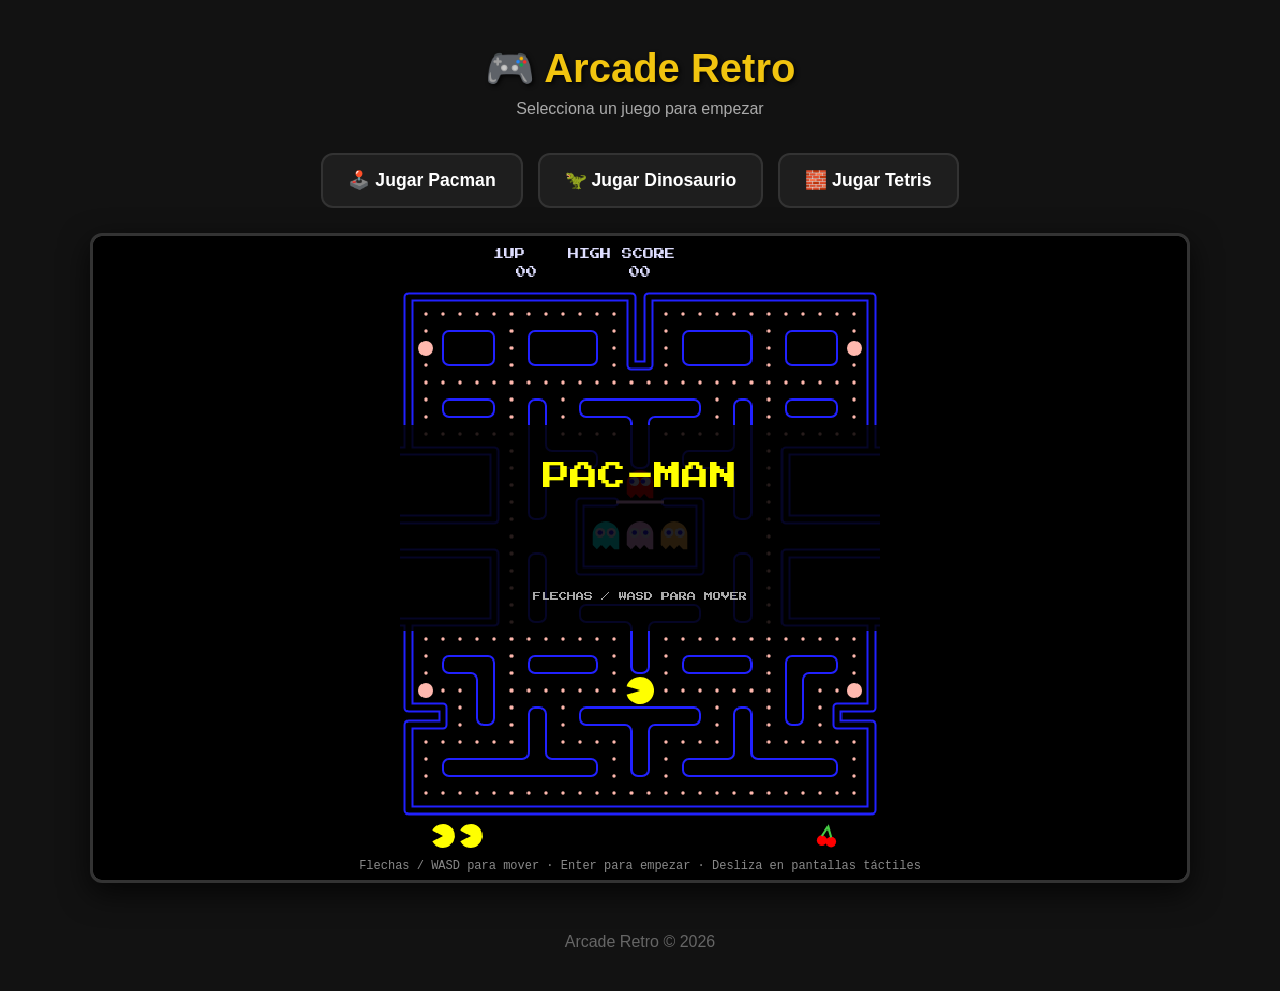
<file: index.html>
<!DOCTYPE html>
<html lang="es">
<head>
    <meta charset="UTF-8">
    <meta name="viewport" content="width=device-width, initial-scale=1.0">
    <title>Arcade Retro: Pacman, Dino y Tetris</title>

    <style>
        * {
            box-sizing: border-box;
            margin: 0;
            padding: 0;
            font-family: 'Segoe UI', Tahoma, Geneva, Verdana, sans-serif;
        }

        body {
            background-color: #121212;
            color: #ffffff;
            display: flex;
            flex-direction: column;
            align-items: center;
            min-height: 100vh;
            padding: 20px;
        }

        header {
            margin: 25px 0 10px;
            text-align: center;
        }

        h1 {
            font-size: 2.5rem;
            color: #f1c40f;
            text-shadow: 2px 2px 4px rgba(0,0,0,0.8);
        }

        p {
            color: #aaa;
            margin-top: 8px;
        }

        .menu-container {
            display: flex;
            gap: 15px;
            margin: 25px 0;
            flex-wrap: wrap;
            justify-content: center;
        }

        .btn-juego {
            background-color: #1e1e1e;
            border: 2px solid #333;
            border-radius: 12px;
            padding: 15px 25px;
            color: #fff;
            font-size: 1.1rem;
            font-weight: bold;
            cursor: pointer;
            text-decoration: none;
            transition: all 0.3s ease;
        }

        .btn-juego:hover {
            transform: translateY(-3px);
            box-shadow: 0 5px 15px rgba(0,0,0,0.5);
        }

        .btn-juego.pacman:hover {
            border-color: #f1c40f;
            color: #f1c40f;
            box-shadow: 0 5px 15px rgba(241,196,15,0.3);
        }

        .btn-juego.dino:hover {
            border-color: #2ecc71;
            color: #2ecc71;
            box-shadow: 0 5px 15px rgba(46,204,113,0.3);
        }

        .btn-juego.tetris:hover {
            border-color: #e74c3c;
            color: #e74c3c;
            box-shadow: 0 5px 15px rgba(231,76,60,0.3);
        }

        .game-viewport {
            width: 100%;
            max-width: 1100px;
            height: 650px;
            background-color: #000;
            border: 3px solid #333;
            border-radius: 12px;
            overflow: hidden;
            box-shadow: 0 10px 30px rgba(0,0,0,0.7);
            margin-bottom: 30px;
        }

        iframe {
            width: 100%;
            height: 100%;
            border: none;
            background: white;
        }

        footer {
            color: #666;
            margin-top: auto;
            padding: 20px;
        }

        @media (max-width: 600px) {
            h1 {
                font-size: 2rem;
            }

            .game-viewport {
                height: 500px;
            }

            .btn-juego {
                width: 100%;
                text-align: center;
            }
        }
    </style>
</head>

<body>

    <header>
        <h1>🎮 Arcade Retro</h1>
        <p>Selecciona un juego para empezar</p>
    </header>

    <div class="menu-container">

        <a class="btn-juego pacman"
           href="#"
           onclick="cargarJuego('pacman'); return false;">
            🕹️ Jugar Pacman
        </a>

        <a class="btn-juego dino"
           href="#"
           onclick="cargarJuego('dino'); return false;">
            🦖 Jugar Dinosaurio
        </a>

        <a class="btn-juego tetris"
           href="#"
           onclick="cargarJuego('tetris'); return false;">
            🧱 Jugar Tetris
        </a>

    </div>

    <div class="game-viewport">
        <iframe
            id="pantalla-juego"
            src="./Proyecto%20juegos/pacman/index.html"
            title="Pantalla de juegos"
            allow="fullscreen">
        </iframe>
    </div>

    <footer>
        Arcade Retro © 2026
    </footer>

    <script>

        const juegos = {
            pacman: "./Proyecto%20juegos/pacman/index.html",
            dino: "./Proyecto%20juegos/dino/index.html",
            tetris: "./Proyecto%20juegos/tetris%20100/index.html"
        };

        function cargarJuego(nombre) {

            const iframe = document.getElementById("pantalla-juego");

            if (!juegos[nombre]) {
                alert("Juego no encontrado");
                return;
            }

            iframe.src = juegos[nombre];

        }

    </script>

</body>
</html>
</file>
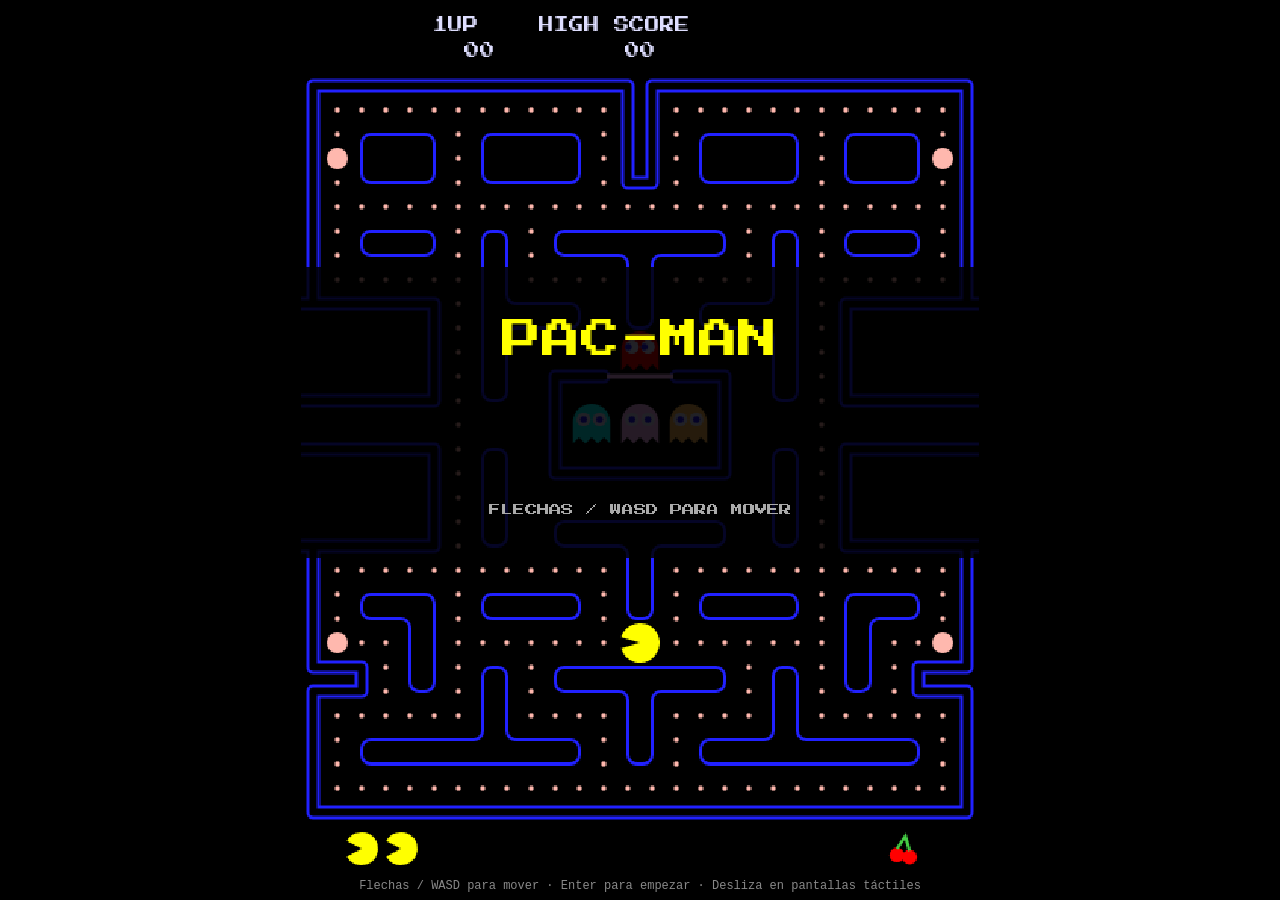
<file: Proyecto juegos/pacman/index.html>
<!DOCTYPE html>
<html lang="es">
<head>
  <meta charset="UTF-8">
  <meta name="viewport" content="width=device-width, initial-scale=1">
  <title>Pac-Man</title>
  <link rel="preconnect" href="https://fonts.googleapis.com">
  <link rel="preconnect" href="https://fonts.gstatic.com" crossorigin>
  <link href="https://fonts.googleapis.com/css2?family=Press+Start+2P&display=swap" rel="stylesheet">
  <link rel="stylesheet" href="style.css">
</head>
<body>
  <canvas id="game"></canvas>
  <p class="help">Flechas / WASD para mover · Enter para empezar · Desliza en pantallas táctiles</p>
  <script src="script.js"></script>
</body>
</html>
</file>
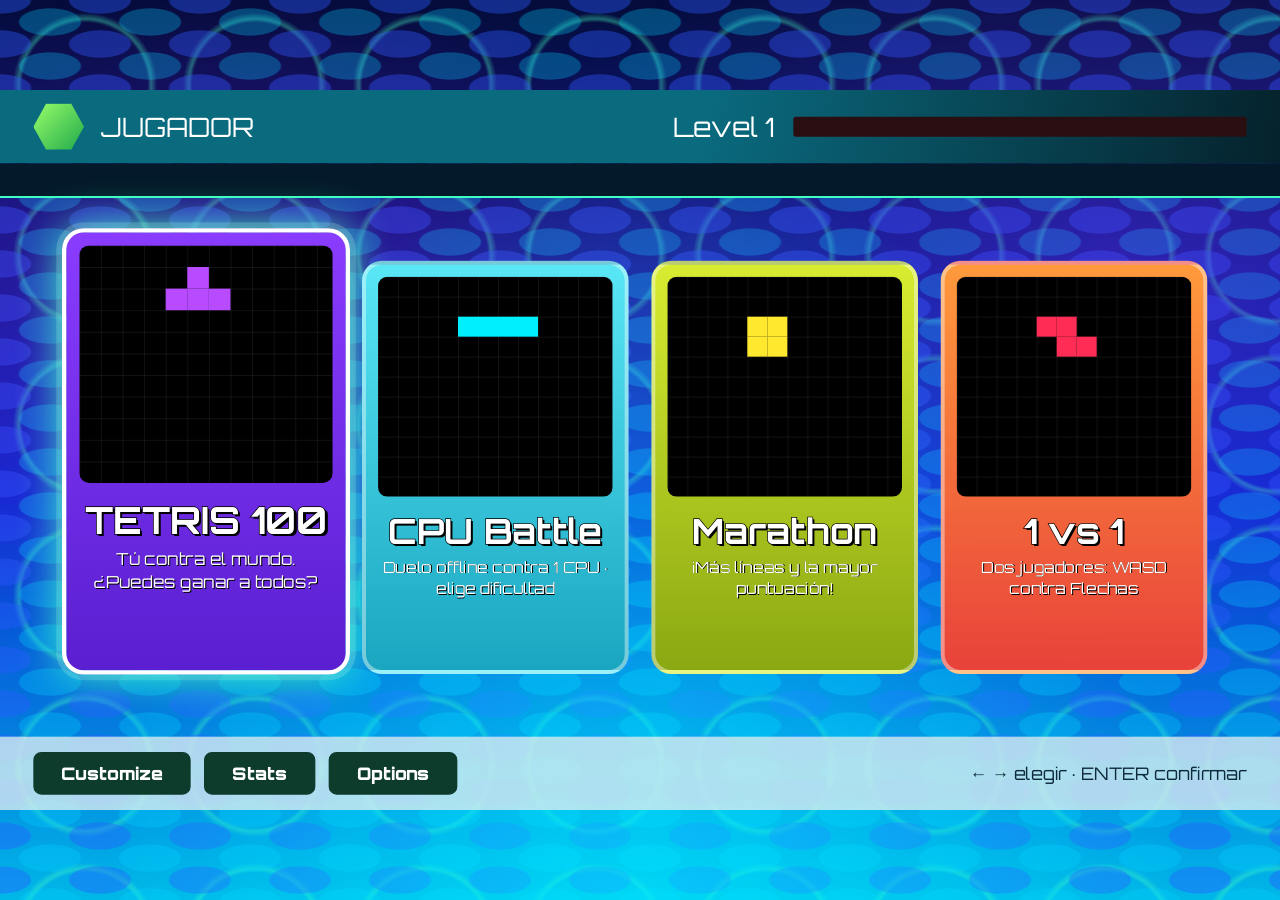
<file: Proyecto juegos/tetris 100/index.html>
<!DOCTYPE html>
<html lang="es"><head><meta charset="utf-8"><title>Tetris 100</title>
<meta name="viewport" content="width=device-width,initial-scale=1,viewport-fit=cover">
<link href="https://fonts.googleapis.com/css2?family=Orbitron:wght@600;900&display=swap" rel="stylesheet">
<style>
:root{--bg:#030a2e;--blue:#123BFF;--deep:#07133F;--cyan:#00EFFF;--mint:#40FFC2;--teal:#00DDAA;--mag:#F000FF;--vio:#782EFF;--yel:#FFFF56;--org:#FF8A1E;--c1:#050c3a;--c2:#0a2bd0;--c3:#00b8e8;--fr:#40FFC2;color-scheme:dark}
*{margin:0;box-sizing:border-box}
html,body{height:100%;overflow:hidden;background:var(--bg);font-family:Orbitron,'Arial Black',sans-serif;color:#fff}
body{background:
radial-gradient(ellipse 50px 22px at 50% 50%,rgba(0,210,255,.3) 60%,transparent 64%) 0 0/100px 44px,
radial-gradient(ellipse 50px 22px at 50% 50%,rgba(40,90,255,.4) 60%,transparent 64%) 50px 22px/100px 44px,
radial-gradient(circle,transparent 52%,color-mix(in srgb,var(--fr) 38%,transparent) 55%,transparent 60%) 0 0/170px 170px,linear-gradient(var(--c1),var(--c2) 55%,var(--c3));animation:dr 14s linear infinite}
@keyframes dr{to{background-position:100px 44px,150px 66px,170px 170px,0 0}}
body:before{content:"";position:fixed;inset:0;pointer-events:none;background:radial-gradient(ellipse at 50% 105%,rgba(0,239,255,.6),transparent 60%),radial-gradient(ellipse at 18% 35%,rgba(240,0,255,.2),transparent 40%),radial-gradient(ellipse at 88% 30%,rgba(120,46,255,.35),transparent 42%)}
#S{position:absolute;left:50%;top:50%;width:1920px;height:1080px;transform:translate(-50%,-50%) scale(var(--s,1))}
canvas{position:absolute;inset:0}
#ov{position:absolute;inset:0;display:flex;flex-direction:column;align-items:center;justify-content:center;background:rgba(3,10,46,.84);text-align:center;gap:24px}
#ov h1{font-size:112px;font-weight:900;background:linear-gradient(90deg,var(--cyan),var(--mint),var(--yel),var(--mag));-webkit-background-clip:text;background-clip:text;color:transparent;filter:drop-shadow(0 0 22px var(--cyan));animation:pu 1.6s ease-in-out infinite alternate}
@keyframes pu{to{filter:drop-shadow(0 0 46px var(--mag))}}
#ov p{font-size:25px;color:#bfeaff;line-height:1.8;max-width:1200px}
#ov b{color:var(--mint)}
button{font:900 36px Orbitron,sans-serif;padding:18px 74px;border:3px solid var(--mint);border-radius:60px;background:rgba(64,255,194,.16);color:#fff;cursor:pointer;box-shadow:0 0 30px var(--mint);animation:pu 1s infinite alternate}
#mn{position:absolute;inset:0;display:none;flex-direction:column}
#tb{height:110px;display:flex;align-items:center;gap:26px;padding:0 50px;background:linear-gradient(100deg,#0a6a7e 55%,#05222c);font-size:40px}
.hx{display:block;width:76px;height:76px;background:linear-gradient(135deg,#9bff6a,#1da84a);clip-path:polygon(25% 5%,75% 5%,100% 50%,75% 95%,25% 95%,0 50%)}
#tb em{margin-left:auto;font-style:normal}#tb u{width:680px;height:30px;background:#2a0f12;border-radius:4px;overflow:hidden;display:block}#tb s{display:block;width:30%;height:100%;background:repeating-linear-gradient(#ff7a5a 0 4px,#e0553a 4px 8px)}
#dm{height:52px;line-height:52px;background:#041a2a;overflow:hidden;white-space:nowrap;font-size:24px;border-bottom:3px solid var(--fr)}
#dm span{display:inline-block;padding-left:100%;animation:mq 34s linear infinite}@keyframes mq{to{transform:translateX(-100%)}}
#cd{flex:1;display:flex;gap:34px;align-items:center;justify-content:center}
.cr{width:400px;height:620px;border-radius:30px;border:6px solid #fff6;text-align:center;cursor:pointer;transition:.25s;overflow:hidden;position:relative;color:#fff}
.cr.on{transform:translateY(-24px) scale(1.08);border-color:#fff;box-shadow:0 0 60px var(--fr),0 0 0 8px #fff3}
.cr h2{font-size:52px;margin:6px 0;-webkit-text-stroke:2px #000;paint-order:stroke fill;text-shadow:3px 3px #000}.cr p{font-size:23px;padding:0 24px;line-height:1.4;text-shadow:1px 1px #000}
.c1{background:linear-gradient(#8a3cff,#5a1fd0)}.c2{background:linear-gradient(#59e6f5,#1aa6c0)}.c3{background:linear-gradient(#d8ec30,#8aa812)}.c4{background:linear-gradient(#ff9a3c,#e8423a)}
.pv{position:relative;height:330px;margin:18px;border-radius:14px;background:linear-gradient(90deg,#fff1 1px,transparent 1px) 0 0/30px 30px,linear-gradient(#fff1 1px,transparent 1px) 0 0/30px 30px,#000;overflow:hidden}
.pv i{position:absolute;left:120px;top:60px;width:30px;height:30px;animation:fl 2.4s ease-in infinite}@keyframes fl{to{transform:translateY(150px)}}
#bb{height:110px;background:#d7edf0cc;display:flex;align-items:center;gap:20px;padding:0 50px;color:#0d2b3a;font-size:26px}
#bb button,#op button{font-size:26px;padding:14px 40px;border-radius:12px;background:#0d3b2c;border:2px solid #0d3b2c;animation:none;box-shadow:none}#bb span{margin-left:auto}
#op{position:absolute;inset:180px 380px;display:none;flex-direction:column;align-items:center;justify-content:center;gap:28px;background:rgba(3,10,46,.95);border:6px solid var(--fr);border-radius:36px;font-size:26px;text-align:center;box-shadow:0 0 60px var(--fr)}
#op div{display:flex;gap:18px;flex-wrap:wrap;justify-content:center}#op label{display:flex;flex-direction:column;gap:6px;font-size:20px}#op input{width:80px;height:50px;border:0;background:none}
#ov button#b2{font-size:26px;padding:12px 50px;animation:none;box-shadow:none;background:#fff1}
</style></head><body>
<div id="S"><canvas id="c" width="1920" height="1080"></canvas>
<div id="ov"><h1 id="t"></h1><p id="m"></p><button id="b"></button><button id=b2>MENÚ</button></div>
<div id=mn><div id=tb><i class=hx></i><span>JUGADOR</span><em id=lv></em><u><s id=xp></s></u></div>
<div id=dm><span><b>Daily Missions</b> ▸ Juega 1 partida de TETRIS 100 (0/1) &nbsp; ▸ Consigue 5 K.O. &nbsp; ▸ Limpia 40 líneas en Marathon &nbsp; ▸ Gana un 1 vs 1 &nbsp; ▸ Lanza un ataque de 4 líneas</span></div>
<div id=cd></div><div id=bb><button onclick=opt()>Customize</button><button onclick=stats()>Stats</button><button onclick=opt()>Options</button><span>← → elegir · ENTER confirmar</span></div></div><div id=op></div></div>
<script>
const $=id=>document.getElementById(id),C=$('c').getContext('2d'),W=10,H=22,R=n=>Math.random()*n|0,mkB=()=>Array.from({length:H},()=>new Uint8Array(W));
const COL=['','#00EFFF','#FFE82E','#B84BFF','#3BE05A','#FF2D55','#2D5BFF','#FF8A1E','#8A93B8'];
const SH=['0000/1111/0000/0000','11/11','010/111/000','011/110/000','110/011/000','100/111/000','001/111/000'].map(s=>{const m=s.split('/'),n=m.length;let cs=[];m.forEach((r,y)=>[...r].forEach((v,x)=>v=='1'&&cs.push([x,y])));const o=[cs];for(let i=1;i<4;i++){cs=cs.map(([x,y])=>[n-1-y,x]);o.push(cs)}return{o}});
const KJ=[[0,0,-1,0,-1,1,0,-2,-1,-2],[0,0,1,0,1,1,0,-2,1,-2],[0,0,1,0,1,-1,0,2,1,2],[0,0,1,0,1,-1,0,2,1,2],[0,0,1,0,1,1,0,-2,1,-2],[0,0,-1,0,-1,1,0,-2,-1,-2],[0,0,-1,0,-1,-1,0,2,-1,2],[0,0,-1,0,-1,-1,0,2,-1,2]];
const KI=[[0,0,-2,0,1,0,-2,-1,1,2],[0,0,-1,0,2,0,-1,2,2,-1],[0,0,-1,0,2,0,-1,2,2,-1],[0,0,2,0,-1,0,2,1,-1,-2],[0,0,2,0,-1,0,2,1,-1,-2],[0,0,1,0,-2,0,1,-2,-2,1],[0,0,1,0,-2,0,1,-2,-2,1],[0,0,-2,0,1,0,-2,-1,1,2]];
const CB=[0,1,1,2,2,3,3,4,4,4,5],MODES=[['Random',730,135],['Badges',1000,135],['Attackers',865,190],['K.O.s',865,80]];
let gm='online',sel=0,score=0,dp=-1,cur=-1,PS=[],RG=[],TF='#40FFC2',CU=[],B,pc,hold,canHold,NQ=[],bag=[],st='menu',time=0,lvl=1,q=0,cmb=-1,b2b=0,ups=0,ko=0,lines=0,mode=2,tgt=null,lastAtk=null,lastRot=0,lock=0,rs=0,acc=0,dasT=0,sq=0,sh=0,alive=98,tt=0,warn=0,PA=[],PJ=[],TX=[],FL=[],hs={L:0,R:0,D:0},mute=0,AC,gh=0;
/* ---------- audio ---------- */
function sfx(f,d=.1,ty='square',v=.06,sl=0){if(mute||!AC)return;try{const t=AC.currentTime,o=AC.createOscillator(),g=AC.createGain();o.type=ty;o.frequency.setValueAtTime(f,t);if(sl)o.frequency.exponentialRampToValueAtTime(Math.max(20,f*sl),t+d);g.gain.setValueAtTime(v,t);g.gain.exponentialRampToValueAtTime(.0001,t+d);o.connect(g).connect(AC.destination);o.start(t);o.stop(t+d)}catch(e){}}
const BS=[55,55,55,55,65.4,65.4,65.4,65.4,49,49,49,49,73.4,73.4,82.4,73.4];let mi=0;
setInterval(()=>{if(st!='play')return;const b=BS[mi%16];sfx(b,.16,'sawtooth',.04);if(mi%2==0)sfx(b*[4,6,8,6][mi>>1&3],.1,'triangle',.028);if(mi%4==0)sfx(130,.12,'sine',.12,.3);mi++},135-0);
/* ---------- piezas ---------- */
const pull=()=>{if(!bag.length){bag=[0,1,2,3,4,5,6];for(let i=6;i>0;i--){const j=R(i+1);[bag[i],bag[j]]=[bag[j],bag[i]]}}return bag.pop()};
const nextP=()=>{const t=NQ.length?NQ.shift():pull();while(NQ.length<6)NQ.push(pull());return t};
const hit=(p,b=B)=>SH[p.t].o[p.r].some(([a,c])=>{const X=p.x+a,Y=p.y+c;return X<0||X>=W||Y>=H||(Y>=0&&b[Y][X])});
function spawn(t){pc={t,r:0,x:t==1?4:3,y:1};lastRot=0;lock=0;rs=0;acc=0;if(hit(pc))die()}
function touch(){if(hit({...pc,y:pc.y+1})&&rs<15){lock=0;rs++}}
function mv(d){const n={...pc,x:pc.x+d};if(!hit(n)){pc=n;lastRot=0;touch();sfx(300,.04,'square',.03)}}
function rot(d){if(pc.t==1)return;const nr=(pc.r+(d>0?1:3))%4,k=(pc.t==0?KI:KJ)[pc.r*2+(d>0?0:1)];for(let i=0;i<5;i++){const n={...pc,r:nr,x:pc.x+k[i*2],y:pc.y-k[i*2+1]};if(!hit(n)){pc=n;lastRot=1;touch();sfx(420,.05,'triangle',.05);return}}}
function holdP(){if(!canHold)return;const t=pc.t;if(hold<0){hold=t;spawn(nextP())}else{const h=hold;hold=t;spawn(h)}canHold=0;sfx(250,.08,'sine',.08)}
function hard(){let n=0;while(!hit({...pc,y:pc.y+1})){pc.y++;n++}sh=Math.max(sh,n>6?6:3);score+=n*2;SH[pc.t].o[pc.r].forEach(([a,b])=>part(744+(pc.x+a)*48,58+(pc.y+b-2)*48+24,COL[pc.t+1],5,260,8,.55));lockP()}
/* ---------- partículas y efectos ---------- */
function part(x,y,c,n,sp=300,s=6,l=.8){if(gm=='duel'&&cur>=0){x=x*.9+(cur?617:-425);y=y*.9+55}for(let i=0;i<n;i++){const a=Math.random()*6.283,v=Math.random()*sp;PA.push({x,y,vx:Math.cos(a)*v,vy:Math.sin(a)*v-sp*.2,l,m:l,c,s:s*(.4+Math.random())})}if(PA.length>1600)PA.splice(0,PA.length-1600)}
const say=(s,c='#fff')=>TX.push({s,c,l:1.4,p:cur});
function boom(x,y,c,s=160){let X=x,Y=y;if(gm=='duel'&&cur>=0){X=x*.9+(cur?617:-425);Y=y*.9+55}RG.push({x:X,y:Y,c,l:.6,s});part(x,y,c,36,520,10,1)}
const gS=()=>[B,pc,hold,canHold,NQ,bag,q,cmb,b2b,lock,rs,acc,lastRot,hs,dasT,sq,gh,lines,score];
function sS(a){[B,pc,hold,canHold,NQ,bag,q,cmb,b2b,lock,rs,acc,lastRot,hs,dasT,sq,gh,lines,score]=a}
function wp(i,f){sS(PS[i]);cur=i;f();cur=-1;PS[i]=gS()}
function OPV(){return gm=='online'||gm=='cpu'}
function shoot(x0,y0,x1,y1,c,cb){PJ.push({x0,y0,x1,y1,t:0,d:.55+Math.random()*.2,c,cb,x:x0,y:y0})}
/* ---------- bloqueo, líneas y ataques ---------- */
function lockP(){let ts=0;if(pc.t==2&&lastRot){let c=0;[[0,0],[2,0],[0,2],[2,2]].forEach(([a,b])=>{const X=pc.x+a,Y=pc.y+b;if(X<0||X>=W||Y>=H||B[Y][X])c++});ts=c>=3}
SH[pc.t].o[pc.r].forEach(([a,b])=>{const Y=pc.y+b;if(Y>=0)B[Y][pc.x+a]=pc.t+1});sfx(160,.08,'square',.09,.5);
const rows=[];B.forEach((r,y)=>r.every(v=>v)&&rows.push(y));const n=rows.length;let atk=0;
rows.forEach(y=>{FL.push({y,l:.4,p:cur});for(let x=0;x<W;x++)part(744+x*48,58+(y-2)*48+24,COL[B[y][x]],3,380,9)});
if(n){B=B.filter((_,y)=>!rows.includes(y));while(B.length<H)B.unshift(new Uint8Array(W));lines+=n;score+=[0,100,300,500,800][n]*lvl;cmb++;
const hd=ts||n==4;atk=ts?[0,2,4,6][n]:[0,0,1,2,4][n];if(hd&&b2b){atk++;say('BACK-TO-BACK','#FFFF56')}b2b=hd?1:0;atk+=CB[Math.min(cmb,10)];
if(cmb>0)say('COMBO x'+cmb,'#00EFFF');if(B.every(r=>r.every(v=>!v))){atk+=10;say('PERFECT CLEAR!','#F000FF')}
atk=Math.round(atk*(1+ups/100));say(n==4?'TETRIS!':(ts?'T-SPIN ':'')+['','SINGLE','DOUBLE','TRIPLE'][n],n==4||ts?'#FF8A1E':'#40FFC2');
sh=Math.max(sh,n*3);boom(960,58+(rows[0]-2)*48+24,n==4?'#FFE82E':COL[pc.t+1],60+n*40);sfx(n==4?880:520+n*90,n==4?.5:.25,'square',.08,2);if(n==4)sfx(220,.5,'sawtooth',.08,3)}
else{cmb=-1;if(ts)say('T-SPIN','#B84BFF')}
if(atk>0&&q>0){const c=Math.min(q,atk);q-=c;atk-=c}
if(atk>0)send(atk);
if(!n&&q>0){const g=Math.min(q,8);q-=g;garb(g)}
canHold=1;if(cur==1)AI.tx=null;if(st=='play')spawn(nextP())}
function garb(n){if(!(Math.random()<.75))gh=R(W);const rm=B.splice(0,n);for(let i=0;i<n;i++){const r=new Uint8Array(W).fill(8);r[gh]=0;B.push(r)}sh=8;sfx(90,.3,'sawtooth',.14,.4);if(rm.some(r=>r.some(v=>v)))die()}
function send(n){if(gm=='duel'){const j=1-cur;shoot(cur?1481:439,700,j?1481:439,500,'#FFF04A',()=>{PS[j][6]=Math.min(20,PS[j][6]+n);sfx(200,.25,'sawtooth',.08,.5)});return}if(!OPV())return;tgt=pick();if(!tgt)return;const o=tgt;shoot(960,880,o.x+32,o.y+62,'#FFF04A',()=>{if(o.alive){o.q=Math.min(30,o.q+n);o.hit=time;o.rev=1}});sfx(700,.2,'sawtooth',.05,2)}
/* ---------- rivales ---------- */
const OP=Array.from({length:99},(_,i)=>{const k=i%49;return{sx:(i<49?16:1402)+73*(k%7),sy:50+143*(k/7|0),res:i>97}});
function resetO(o){Object.assign(o,{b:Array.from({length:20},()=>new Uint8Array(10)),alive:o.res?0:1,x:o.res?-999:o.sx,y:o.sy,t:Math.random()*1.5,spd:(.7+Math.random()*.8)*(gm=='cpu'?1.5:1),rev:0,hit:-99,atk:0,q:0,gh:R(10)});const n=R(7);for(let r=0;r<n;r++){const h=R(10);for(let x=0;x<10;x++)o.b[19-r][x]=x==h||Math.random()<.2?0:1+R(7)}}
OP.forEach(resetO);
const oh=o=>{for(let y=0;y<20;y++)if(o.b[y].some(v=>v))return 20-y;return 0};
function kill(o){if(!o.alive)return;o.alive=0;alive--;boom(o.x+32,o.y+62,'#FF2D55');const r=OP[98];if(r.x<0&&o!==r&&alive>0){resetO(r);r.alive=1;r.x=o.x;r.y=o.y;o.x=-999}part(o.x+32,o.y+62,'#FF2D55',30,350,8);if(time-o.hit<6){ko++;ups=Math.min(ups+25,100);say('K.O.!','#FF2D55');sfx(150,.5,'sawtooth',.12,4)}if(!alive)finish(1)}
function oLock(o){const h=Array(10).fill(0);for(let c=0;c<10;c++)for(let y=0;y<20;y++)if(o.b[y][c]){h[c]=20-y;break}
const sk=Math.max(.3,.9-lvl*.03),col=1+R(7);for(let i=0;i<4;i++){let c=R(10);if(Math.random()<sk)for(let j=0;j<3;j++){const d=R(10);if(h[d]<h[c])c=d}if(h[c]>=20)return kill(o);o.b[19-h[c]][c]=col;h[c]++}
const n=o.b.filter(r=>r.every(v=>v)).length;
if(n){o.b=o.b.filter(r=>!r.every(v=>v));while(o.b.length<20)o.b.unshift(new Uint8Array(10));sendO(o,[0,0,1,2,4][Math.min(n,4)])}
else if(o.q>0){const g=Math.min(o.q,6);o.q-=g;if(Math.random()<.2)o.gh=R(10);const rm=o.b.splice(0,g);for(let i=0;i<g;i++){const r=new Uint8Array(10).fill(8);r[o.gh]=0;o.b.push(r)}if(rm.some(r=>r.some(v=>v)))kill(o)}}
function sendO(o,n){if(n<=0)return;const L=OP.filter(z=>z.alive&&z!==o),z=L[R(L.length)],me=!z||Math.random()<(o.rev?.4:.08);
if(me)shoot(o.x+32,o.y+62,880,1000,'#FF5A3C',()=>{q=Math.min(20,q+n);lastAtk=o;o.atk=4;warn=1;sfx(200,.25,'sawtooth',.08,.5)});
else shoot(o.x+32,o.y+62,z.x+32,z.y+62,'#FF9A3C',()=>{z.q=Math.min(30,z.q+n)})}
function pick(){const L=OP.filter(o=>o.alive);if(!L.length)return null;const mx=f=>L.reduce((a,b)=>f(b)>f(a)?b:a);
if(mode==1)return mx(o=>o.spd+o.x%7);if(mode==2){const a=L.filter(o=>o.atk>0);return a.length?mx(o=>o.atk):(lastAtk&&lastAtk.alive?lastAtk:L[R(L.length)])}
if(mode==3)return mx(oh);return L[R(L.length)]}
const retarget=()=>{tgt=pick()};
/* ---------- fin de partida ---------- */
function die(){if(st!='play')return;st='over';rec(cpuM&&cur?1:0);const L=gm=='duel'?[cpuM?(cur?'¡VICTORIA!':'DERROTA'):'¡JUGADOR '+(2-cur)+' GANA!',cpuM?(cur?'Derrotaste a la CPU':'La CPU te ganó'):'El jugador '+(cur+1)+' se quedó sin espacio','OTRA PARTIDA']:gm=='mara'?['FIN DE PARTIDA','Puntos <b>'+score+'</b> · Líneas <b>'+lines+'</b>','REINTENTAR']:['ELIMINADO','Puesto <b>#'+(alive+1)+'</b> de 100 · K.O.s <b>'+ko+'</b> · Líneas <b>'+lines+'</b>','REINTENTAR'];ov(1,...L);sfx(110,1,'sawtooth',.15,.2)}
function finish(){if(st!='play')return;st='over';rec(1);ov(1,'¡VICTORIA #1!','Eliminaste a los 99 rivales · K.O.s <b>'+ko+'</b> · Líneas <b>'+lines+'</b>','JUGAR DE NUEVO');[523,659,784,1047].forEach((f,i)=>setTimeout(()=>sfx(f,.4,'square',.08),i*140))}
function ov(on,h,m,b){$('ov').style.display=on?'flex':'none';if(on){$('t').textContent=h;$('m').innerHTML=m;$('b').textContent=b}}
function go(){gm=GM[sel][0];cpuM=gm=='cpu';if(cpuM){gm='duel';AI.tx=null}$('mn').style.display='none';AC=AC||new(window.AudioContext||window.webkitAudioContext)();AC.resume&&AC.resume();B=mkB();NQ=[];bag=[];hold=-1;canHold=1;time=0;q=0;cmb=-1;b2b=0;ups=0;ko=0;lines=0;sh=0;PA=[];PJ=[];TX=[];FL=[];lastAtk=null;alive=99;score=0;RG=[];hs={L:0,R:0,D:0};OP.forEach(resetO);st='play';ov(0);spawn(nextP());retarget();if(gm=='duel'){PS=[0,1].map(()=>{B=mkB();NQ=[];bag=[];hold=-1;canHold=1;q=0;cmb=-1;b2b=0;lock=0;rs=0;acc=0;lastRot=0;hs={L:0,R:0,D:0};dasT=0;sq=0;gh=0;lines=0;score=0;spawn(nextP());return gS()});cur=-1}}
const CTRL='<b>← →</b> mover · <b>↓</b> caída suave · <b>↑ / X</b> girar · <b>Z</b> girar inverso · <b>Espacio</b> caída instantánea · <b>C / Shift</b> reserva<br><b>1 · 2 · 3 · 4</b> objetivo (Random, Badges, Attackers, K.O.s) · <b>Q</b> cambiar objetivo · <b>P</b> pausa · <b>M</b> sonido · mando compatible<br>Sobrevive a 98 rivales. Las líneas atacan; los K.O. dan insignias (+% de ataque).';
/* ---------- entrada ---------- */
const KM={ArrowLeft:'L',KeyA:'L',ArrowRight:'R',KeyD:'R',ArrowDown:'D',KeyS:'D',ArrowUp:'cw',KeyW:'cw',KeyX:'cw',KeyZ:'ccw',ControlLeft:'ccw',Space:'hard',KeyC:'hold',ShiftLeft:'hold',ShiftRight:'hold',KeyQ:'cyc',Tab:'cyc',Digit1:0,Digit2:1,Digit3:2,Digit4:3,KeyP:'pause',Escape:'pause',KeyM:'mute',Enter:'start'};
function press(a,on){if(st=='opt'){if(on&&a=='pause')clo();return}if(st=='menu'){if(on){if(a=='L'||a=='R'){sel=(sel+(a=='L'?3:1))%4;rd()}else if(a=='start'||a=='hard')gp()}return}
if(a=='L'||a=='R'||a=='D'){hs[a]=on?++sq:0;if(on&&st=='play'&&a!='D')mv(a=='L'?-1:1);dasT=0;return}
if(!on)return;
if(a=='mute'){mute=!mute;return}
if(a=='start'){if(st=='menu'||st=='over')go();else if(st=='pause'){st='play';ov(0)}return}
if(a=='pause'){if(st=='play'){st='pause';ov(1,'PAUSA','Pulsa <b>P</b> para continuar','CONTINUAR')}else if(st=='pause'){st='play';ov(0)}return}
if(st!='play')return;
if(typeof a=='number'){mode=a;retarget();return}
({cw:()=>rot(1),ccw:()=>rot(-1),hard,hold:holdP,cyc:()=>{mode=(mode+1)%4;retarget()}})[a]?.()}
onkeydown=e=>{if(duelKey(e,1))return;const a=KM[e.code];if(a===undefined)return;e.preventDefault();if(!e.repeat)press(a,1)};
onkeyup=e=>{if(duelKey(e,0))return;const a=KM[e.code];if(a!==undefined)press(a,0)};
$('b').onclick=()=>press('start',1);
const GP=[[14,'L'],[15,'R'],[13,'D'],[12,'hard'],[0,'cw'],[2,'cw'],[1,'ccw'],[3,'ccw'],[4,'hold'],[5,'hold'],[9,'start'],[8,'pause'],[6,'cyc'],[7,'cyc']],gs={};
function pad(){const g=[...(navigator.getGamepads?.()||[])].find(x=>x);if(!g)return;GP.forEach(([i,a])=>{const d=!!g.buttons[i]?.pressed;if(d!=gs[i]){gs[i]=d;press(a,d)}});const[,,x,y]=g.axes;if(st=='play'){if(y<-.6)mode=3;else if(y>.6)mode=2;else if(x<-.6)mode=0;else if(x>.6)mode=1}}
(onresize=()=>$('S').style.setProperty('--s',Math.min(innerWidth/1920,innerHeight/1080)))();
/* ---------- actualización ---------- */
const grav=l=>Math.pow(.8-(l-1)*.007,l-1);
function upd(dt){time+=dt;lvl=gm=='mara'?Math.min(15,1+(lines/10|0)):Math.min(15,1+(time/18|0)+((99-alive)/10|0));updP(dt);updO(dt)}
function updP(dt){
const dir=hs.L&&hs.R?(hs.L>hs.R?-1:1):hs.L?-1:hs.R?1:0;if(dir){dasT+=dt;while(dasT>=.14){mv(dir);dasT-=.025}}
const gi=hs.D?.02:grav(lvl);acc+=dt;while(acc>=gi){if(!hit({...pc,y:pc.y+1})){pc.y++;lastRot=0;acc-=gi;if(hs.D)sfx(200,.02,'square',.02)}else{acc=0;break}}
if(hit({...pc,y:pc.y+1})){lock+=dt;if(lock>=.5)lockP()}else lock=0}function updO(dt){if(!OPV())return;
OP.forEach(o=>{if(!o.alive)return;o.atk=Math.max(0,o.atk-dt);o.t-=dt;if(o.t<=0){o.t=(.6+Math.random()*1.1)*o.spd/(1+lvl*.1);oLock(o)}});
tt-=dt;if(tt<=0){tt=.35;if(!tgt||!tgt.alive||mode!=0)retarget()}warn=Math.max(0,warn-dt)}
function fx(dt){sh=Math.max(0,sh-dt*30);
PA=PA.filter(p=>{p.l-=dt;p.x+=p.vx*dt;p.y+=p.vy*dt;p.vy+=500*dt;return p.l>0});
PJ=PJ.filter(p=>{p.t+=dt/p.d;const u=Math.min(1,p.t),cx=(p.x0+p.x1)/2+(p.y1-p.y0)*.3,cy=(p.y0+p.y1)/2-(p.x1-p.x0)*.3,a=(1-u)*(1-u),b=2*u*(1-u),c=u*u;p.x=a*p.x0+b*cx+c*p.x1;p.y=a*p.y0+b*cy+c*p.y1;part(p.x,p.y,p.c,2,60,9,.5);if(p.t>=1){p.cb();part(p.x,p.y,p.c,18,280,8);return false}return true});
RG=RG.filter(r=>(r.l-=dt)>0);TX=TX.filter(t=>(t.l-=dt)>0);FL=FL.filter(f=>(f.l-=dt)>0)}
/* ---------- dibujo ---------- */
function cell(x,y,s,c,a=1){C.globalAlpha=a;C.fillStyle=c;C.fillRect(x,y,s,s);const e=s*.12;C.fillStyle='rgba(255,255,255,.4)';C.fillRect(x,y,s,e);C.fillRect(x,y,e,s);C.fillStyle='rgba(0,0,0,.35)';C.fillRect(x,y+s-e,s,e);C.fillRect(x+s-e,y,e,s);C.fillStyle='rgba(255,255,255,.15)';C.fillRect(x+e*2,y+e*2,s-e*4,s-e*4);C.globalAlpha=1}
function mini(t,cx,cy,s){const o=SH[t].o[0],xs=o.map(c=>c[0]),ys=o.map(c=>c[1]),mx=(Math.min(...xs)+Math.max(...xs)+1)/2,my=(Math.min(...ys)+Math.max(...ys)+1)/2;o.forEach(([x,y])=>cell(cx+(x-mx)*s,cy+(y-my)*s,s,COL[t+1]))}
function txt(s,x,y,sz,c,al='center',gl){C.font=`900 ${sz}px Orbitron,'Arial Black',sans-serif`;C.textAlign=al;C.textBaseline='middle';C.fillStyle=c;if(gl){C.shadowColor=gl;C.shadowBlur=18}C.fillText(s,x,y);C.shadowBlur=0}
function box(x,y,w,h,r=18){C.beginPath();C.roundRect(x,y,w,h,r);C.fillStyle='rgba(2,8,22,.92)';C.fill();C.strokeStyle=TF;C.lineWidth=4;C.shadowColor=TF;C.shadowBlur=14;C.stroke();C.shadowBlur=0}
function hex(x,y,r){C.beginPath();for(let i=0;i<6;i++){const a=i*Math.PI/3+Math.PI/6;C.lineTo(x+Math.cos(a)*r,y+Math.sin(a)*r)}C.closePath()}
function mark(o,c,w){C.strokeStyle=c;C.lineWidth=w;C.shadowColor=c;C.shadowBlur=10;C.beginPath();C.moveTo(o.x+32,o.y+62);C.lineTo(880,1012);C.stroke();C.strokeRect(o.x-3,o.y-3,70,131);C.shadowBlur=0}
function hexIcon(o){hex(o.x+32,o.y+62,38);C.fillStyle='#22d46a';C.fill();C.strokeStyle='#b8ffcf';C.lineWidth=4;C.stroke();hex(o.x+32,o.y+62,20);C.lineWidth=3;C.stroke()}
function drawOpps(){if(!OPV())return;OP.forEach(o=>{if(o.x<0)return;C.fillStyle='rgba(0,0,30,.74)';C.fillRect(o.x,o.y,64,125);for(let y=0;y<20;y++)for(let x=0;x<10;x++){const v=o.b[y][x];if(v){C.fillStyle=COL[v];C.fillRect(o.x+2+x*6,o.y+2+y*6,5,5)}}
if(o.q>0){C.fillStyle='#FF2D55';C.fillRect(o.x-4,o.y+125-Math.min(o.q,20)*6,3,Math.min(o.q,20)*6)}
C.strokeStyle=o.alive?'rgba(110,190,255,.6)':'rgba(255,60,90,.5)';C.lineWidth=2;C.strokeRect(o.x,o.y,64,125);if(!o.alive){C.fillStyle='rgba(0,0,0,.6)';C.fillRect(o.x,o.y,64,125)}});
if(st=='play'){const A=OP.filter(o=>o.atk>0&&o.alive);A.forEach(o=>{mark(o,'#FF5A3C',3);hexIcon(o)});if(tgt&&tgt.alive){mark(tgt,'#FFF04A',4);hexIcon(tgt)}}}
function drawMain(){
const X=720,Y=58,pul=.5+.5*Math.sin(performance.now()/120);
C.beginPath();C.roundRect(572,48,776,982,22);C.fillStyle='rgba(8,70,70,.8)';C.fill();C.strokeStyle=TF;C.lineWidth=8;C.shadowColor=TF;C.shadowBlur=26;C.stroke();C.shadowBlur=0;
C.fillStyle='#000';C.fillRect(X,Y,480,960);C.strokeStyle='rgba(180,255,240,.1)';C.lineWidth=1;C.beginPath();for(let i=0;i<=10;i++){C.moveTo(X+i*48,Y);C.lineTo(X+i*48,Y+960)}for(let i=0;i<=20;i++){C.moveTo(X,Y+i*48);C.lineTo(X+480,Y+i*48)}C.stroke();
/* panel de objetivos */
C.globalAlpha=OPV()?.85:0;MODES.forEach(([n,x,y],i)=>{C.beginPath();C.roundRect(x,y,190,42,21);C.fillStyle=i==mode?'rgba(130,105,20,.8)':'rgba(0,0,0,.45)';C.fill();C.strokeStyle=i==mode?'#E8CF5A':'rgba(160,200,200,.5)';C.lineWidth=3;C.stroke();txt(n,x+95,y+22,22,i==mode?'#fff':'#9fb4b4')});
hex(960,152,32);C.strokeStyle='rgba(160,200,200,.5)';C.lineWidth=3;C.stroke();txt('Targeting',960,268,24,'#9fb4b4');C.globalAlpha=1;
if(B){
for(let y=2;y<H;y++)for(let x=0;x<W;x++)if(B[y][x])cell(X+x*48,Y+(y-2)*48,48,COL[B[y][x]]);
FL.forEach(f=>{if(f.p!==dp)return;C.fillStyle=`rgba(255,255,255,${f.l*2.2})`;C.fillRect(X,Y+(f.y-2)*48,480,48)});
if(pc&&st!='menu'){let g={...pc};while(!hit({...g,y:g.y+1}))g.y++;const o=SH[pc.t].o[pc.r];
o.forEach(([a,b])=>{if(g.y+b>=2){C.strokeStyle=COL[pc.t+1];C.lineWidth=3;C.globalAlpha=.7;C.strokeRect(X+(g.x+a)*48+3,Y+(g.y+b-2)*48+3,42,42);C.globalAlpha=1}});
o.forEach(([a,b])=>{if(pc.y+b>=2)cell(X+(pc.x+a)*48,Y+(pc.y+b-2)*48,48,COL[pc.t+1])})}}
/* medidor de basura */
C.fillStyle='rgba(0,0,0,.9)';C.fillRect(648,245,62,773);if(q>0){C.fillStyle=`rgb(255,${40+pul*50|0},70)`;C.shadowColor='#f24';C.shadowBlur=16;C.fillRect(652,1018-Math.min(q,16)*48,54,Math.min(q,16)*48);C.shadowBlur=0}
/* HOLD */
box(582,60,130,175);txt('HOLD',647,84,22,'#fff');if(hold>=0)mini(hold,647,160,28);
/* NEXT */
box(1210,60,128,565);txt('NEXT',1274,84,22,'#fff');NQ.slice(0,5).forEach((t,i)=>mini(t,1274,170+i*100,i?24:30));
/* PLACE */
box(1210,660,128,360);txt(OPV()?'PLACE':dp>=0?(cpuM?['TÚ','CPU'][dp]:'P'+(dp+1)):'SCORE',1274,688,22,TF);if(OPV()){txt(''+(alive+1),1262,744,52,'#fff','#00EFFF','left');txt('/100',1296,752,24,TF,'left')}else{txt(''+score,1274,740,score>99999?24:34,'#fff','#00EFFF');txt((time/60|0)+':'+String(time%60|0).padStart(2,'0'),1274,772,24,'#FFFF56')}
txt('K.O.',1234,806,22,'#FF2D55','left');txt(String(ko).padStart(2,'0'),1330,806,40,'#fff','right');
txt('LV '+lvl,1274,862,26,'#FFFF56');txt('LINES '+lines,1274,902,22,'#00EFFF');
txt(String(ups).padStart(3,'0')+'% UP',1274,985,26,'#fff');
/* peligro / aviso */
let top=H;if(B)for(let y=0;y<H;y++)if(B[y].some(v=>v)){top=y;break}
if(st=='play'&&(q>0||top<=6)){if(q>0)txt(''+q,960,978,56,'#fff','#000','center');C.beginPath();C.roundRect(765,1020,390,52,26);C.fillStyle='rgba(30,0,0,.85)';C.fill();C.strokeStyle='#FFC800';C.lineWidth=4;C.stroke();txt('WATCH OUT!',960,1047,34,pul>.5?'#FF3B3B':'#FF8A1E','#f00')}
if(st=='play'&&top<=5){C.fillStyle=`rgba(255,0,40,${.06+pul*.08})`;C.fillRect(X,Y,480,960)}
TX.filter(t=>t.p===dp).forEach((t,i)=>txt(t.s,960,420+i*50-(1.4-t.l)*40,t.s.length>9?38:52,t.c,'center',t.c));}
function drawFx(){C.globalCompositeOperation='lighter';RG.forEach(r=>{const u=1-r.l/.6;C.globalAlpha=1-u;C.strokeStyle=r.c;C.lineWidth=12*(1-u)+2;C.beginPath();C.arc(r.x,r.y,u*r.s,0,6.283);C.stroke()});C.globalAlpha=1;PA.forEach(p=>{C.globalAlpha=Math.max(0,p.l/p.m);C.fillStyle=p.c;C.fillRect(p.x-p.s/2,p.y-p.s/2,p.s,p.s)});C.globalAlpha=1;
PJ.forEach(p=>{const g=C.createRadialGradient(p.x,p.y,0,p.x,p.y,34);g.addColorStop(0,'#fff');g.addColorStop(.3,p.c);g.addColorStop(1,'transparent');C.fillStyle=g;C.beginPath();C.arc(p.x,p.y,34,0,6.283);C.fill()});C.globalCompositeOperation='source-over'}
let last=0;
function loop(t){const dt=Math.min(.05,(t-last)/1000||0);last=t;pad();if(st=='play'){if(gm=='duel'){time+=dt;lvl=Math.min(15,1+(time/20|0));[0,1].forEach(i=>wp(i,()=>{if(cpuM&&i)cpuAI(dt);updP(dt)}))}else upd(dt)}fx(dt);
C.clearRect(0,0,1920,1080);C.save();if(sh>0)C.translate((Math.random()-.5)*sh,(Math.random()-.5)*sh);if(st!='menu'&&st!='opt'){drawOpps();if(gm=='duel'&&PS.length){for(let i=0;i<2;i++){sS(PS[i]);dp=i;C.save();C.translate(i?617:-425,55);C.scale(.9,.9);drawMain();C.restore()}dp=-1;txt('VS',960,520,96,'#fff','#F000FF');if(cpuM)txt(['FÁCIL','NORMAL','DIFÍCIL','EXPERTO'][dif],960,600,30,'#FFFF56')}else drawMain();drawFx()}C.restore();requestAnimationFrame(loop)}
const GM=[['online','TETRIS 100','Tú contra el mundo. ¿Puedes ganar a todos?','c1','background:#B84BFF;box-shadow:30px 0 #B84BFF,60px 0 #B84BFF,30px -30px #B84BFF'],['cpu','CPU Battle','Duelo offline contra 1 CPU · elige dificultad','c2','background:#00EFFF;box-shadow:30px 0 #00EFFF,60px 0 #00EFFF,90px 0 #00EFFF'],['mara','Marathon','¡Más líneas y la mayor puntuación!','c3','background:#FFE82E;box-shadow:30px 0 #FFE82E,0 30px #FFE82E,30px 30px #FFE82E'],['duel','1 vs 1','Dos jugadores: WASD contra Flechas','c4','background:#FF2D55;box-shadow:30px 0 #FF2D55,30px 30px #FF2D55,60px 30px #FF2D55']];
const TH={Colorida:['#050c3a','#0a2bd0','#00b8e8','#40FFC2'],Oscura:['#020308','#0b0f26','#15233d','#7c8cff'],Atardecer:['#2a0845','#c2185b','#ff8a1e','#ffe36e'],Bosque:['#021a10','#0a5a3a','#20c27a','#c8ff6a'],Neon:['#10002b','#5a189a','#f000ff','#00efff']};
const K1={KeyA:'L',KeyD:'R',KeyS:'D',KeyW:'cw',KeyQ:'ccw',Space:'hard',KeyE:'hold'},K2={ArrowLeft:'L',ArrowRight:'R',ArrowDown:'D',ArrowUp:'cw',ControlRight:'ccw',Enter:'hard',ShiftRight:'hold'};
function duelKey(e,on){if(gm!='duel'||st!='play')return 0;const k=K1[e.code],j=K2[e.code],m=KM[e.code];let i=k?0:j?1:-1,a=i?j:k;if(cpuM){a=k||j||(typeof m=='string'&&'L R D cw ccw hard hold'.includes(m)?m:0);i=a?0:-1}if(i<0)return 0;e.preventDefault();if(!e.repeat)wp(i,()=>press(a,on));return 1}
const LS=(k,v)=>{try{return v===undefined?JSON.parse(localStorage.getItem(k)||'null'):localStorage.setItem(k,JSON.stringify(v))}catch(e){return null}};
let ST=LS('st')||{g:0,w:0,ko:0,best:0,l:0};
function rec(w){ST.g++;ST.w+=w;ST.ko+=ko;ST.best=Math.max(ST.best,score);ST.l+=lines;LS('st',ST)}
function ap(){const s=document.documentElement.style;['--c1','--c2','--c3','--fr'].forEach((k,i)=>s.setProperty(k,CU[i]));TF=CU[3];LS('th',CU)}
function setTh(i){CU=[...Object.values(TH)[i]];ap();opt()}
function setC(i,v){CU[i]=v;ap()}
function pk(i){if(i==sel)gp();else{sel=i;rd()}}
function gp(){GM[sel][0]=='cpu'?difPick():go()}
function difPick(){st='opt';const o=$('op');o.style.display='flex';o.innerHTML='<h2>DIFICULTAD DE LA CPU</h2><div>'+['Fácil','Normal','Difícil','Experto'].map((n,i)=>`<button onclick='sd(${i})'>${n}</button>`).join('')+'</div><p>Elige a qué nivel quieres enfrentarte</p><button onclick=clo()>VOLVER</button>'}
function sd(i){dif=i;$('op').style.display='none';st='menu';go()}
function rd(){$('cd').innerHTML=GM.map((g,i)=>`<div class='cr ${g[3]}${i==sel?' on':''}' onclick='pk(${i})'><div class=pv><i style='${g[4]}'></i></div><h2>${g[1]}</h2><p>${g[2]}</p></div>`).join('');const xp=ST.g*20+ST.ko*8+ST.l;$('lv').textContent='Level '+(1+xp/100|0);$('xp').style.width=xp%100+'%'}
function opt(){st='opt';const o=$('op');o.style.display='flex';o.innerHTML='<h2>OPCIONES · INTERFAZ</h2><div>'+Object.keys(TH).map((k,i)=>`<button onclick='setTh(${i})'>${k}</button>`).join('')+'</div><div>'+['Fondo A','Fondo B','Fondo C','Marco y brillo'].map((n,i)=>`<label>${n}<input type=color value=${CU[i]} oninput='setC(${i},this.value)'></label>`).join('')+'</div><button onclick=clo()>CERRAR</button>'}
function stats(){st='opt';const o=$('op');o.style.display='flex';o.innerHTML=`<h2>ESTADÍSTICAS</h2><p>Partidas: ${ST.g} · Victorias: ${ST.w}<br>K.O.s: ${ST.ko} · Líneas totales: ${ST.l}<br>Mejor puntuación: ${ST.best}</p><button onclick=clo()>CERRAR</button>`}
function clo(){st='menu';$('op').style.display='none';rd()}
CU=LS('th')||[...TH.Colorida];ap();ov(0);$('b2').onclick=()=>{ov(0);st='menu';$('mn').style.display='flex';rd()};B=mkB();$('mn').style.display='flex';let cpuM=0,dif=1;const AI={tx:null,tr:0,c:0,d:.12,f:0};
function aiPlan(){let best=-1e9,bx=pc.x,br=0;for(let r=0;r<4;r++)for(let x=-2;x<W;x++){const p={t:pc.t,r,x,y:0};if(hit(p))continue;while(!hit({...p,y:p.y+1}))p.y++;const b=B.map(w=>w.slice());SH[p.t].o[r].forEach(([a,c])=>{if(p.y+c>=0)b[p.y+c][p.x+a]=1});const f=b.filter(w=>!w.every(v=>v)),ln=H-f.length;while(f.length<H)f.unshift(new Uint8Array(W));let ag=0,ho=0,bu=0,pv=-1;for(let c=0;c<W;c++){let h=0,seen=0;for(let y=0;y<H;y++){if(f[y][c]){if(!seen){h=H-y;seen=1}}else if(seen)ho++}ag+=h;if(pv>=0)bu+=Math.abs(h-pv);pv=h}const s=-.51*ag+2.3*ln-.72*ho-.18*bu+Math.random()*[7,3,1,0][dif];if(s>best){best=s;bx=x;br=r}}AI.tx=bx;AI.tr=br}
function cpuAI(dt){AI.d=Math.max([.2,.12,.07,.04][dif],[.34,.2,.11,.06][dif]-time*.0004);AI.c+=dt;if(AI.c<AI.d)return;AI.c=0;if(AI.tx==null){aiPlan();AI.f=0;return}if(pc.r==AI.tr&&pc.x==AI.tx){hard();return}const s=pc.x+pc.r*50;if(pc.r!=AI.tr)rot(1);else mv(pc.x<AI.tx?1:-1);if(pc.x+pc.r*50==s){if(++AI.f>3)hard()}else AI.f=0}
rd();requestAnimationFrame(loop);
</script></body></html>
</file>
<file: Proyecto juegos/pacman/style.css>
* { margin: 0; padding: 0; box-sizing: border-box; }

html, body {
  height: 100%;
  background: #000;
  color: #888;
  font-family: "Courier New", monospace;
}

body {
  display: flex;
  flex-direction: column;
  align-items: center;
  justify-content: center;
  overflow: hidden;
  touch-action: none;
}

#game {
  height: min(calc(100vh - 28px), calc((100vw) * 576 / 448));
  aspect-ratio: 448 / 576;
  image-rendering: pixelated;
  background: #000;
}

.help {
  font-size: 12px;
  padding: 6px;
  text-align: center;
}
</file>
